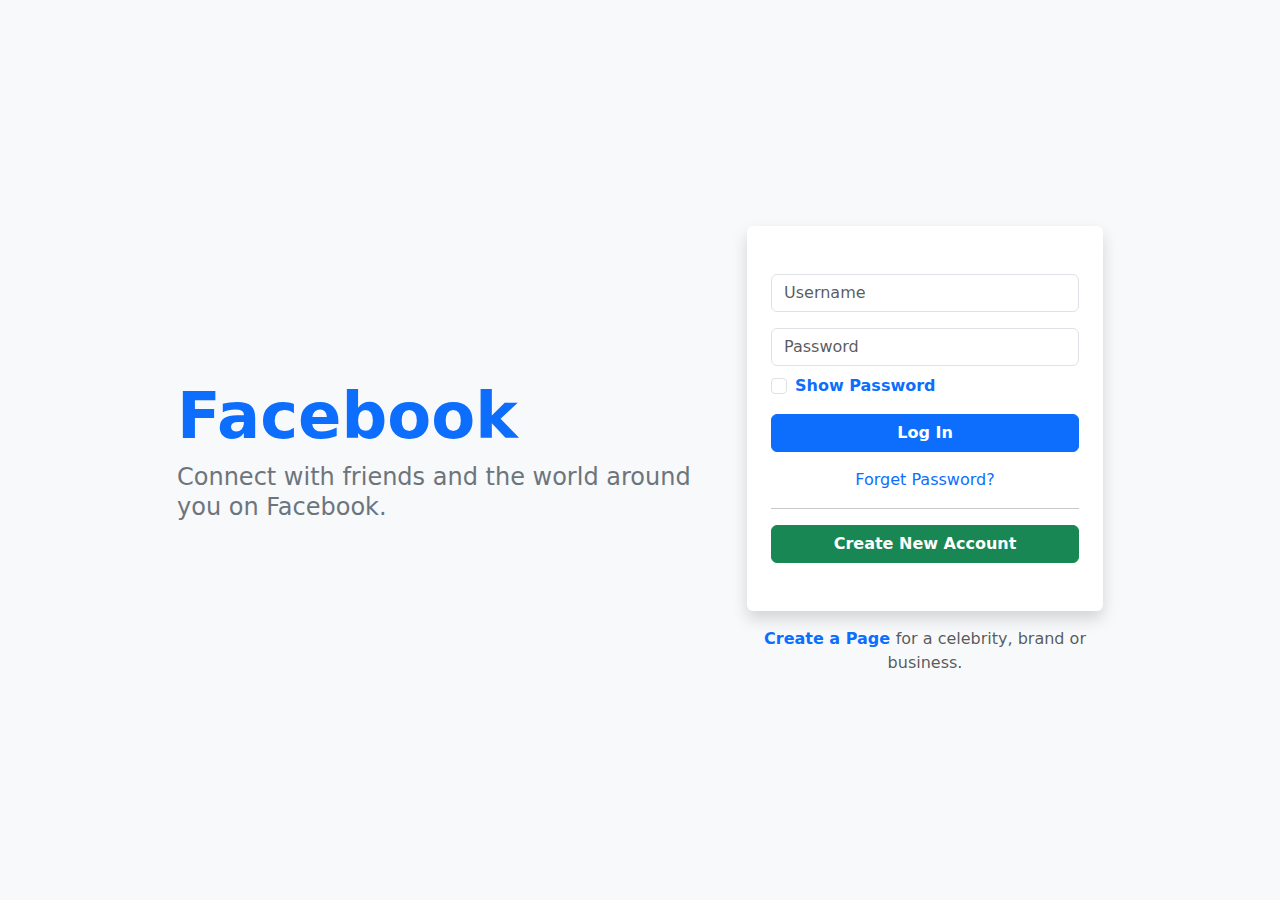
<file: task3(bootstrap)/index.html>
<!DOCTYPE html>
<html lang="en">
  <head>
    <meta charset="UTF-8" />
    <meta name="viewport" content="width=device-width, initial-scale=1.0" />
    <title>Facebook Login</title>
    <link
      href="https://cdn.jsdelivr.net/npm/bootstrap@5.3.0/dist/css/bootstrap.min.css"
      rel="stylesheet"
    />
  </head>
  <body
    class="bg-light vh-100 d-flex align-items-center justify-content-center"
  >
    <div class="container">
      <div class="row justify-content-center align-items-center">
        <!-- Left side: Facebook text -->
        <div class="col-lg-6 col-md-12 text-center text-lg-start mb-4 mb-lg-0">
          <h1 class="text-primary fw-bold display-3">Facebook</h1>
          <p class="fs-4 text-secondary lh-sm m-0">
            <span class="d-block d-md-inline">Connect with friends</span>
            <span class="d-block d-md-inline">
              and the world around you on Facebook.
            </span>
          </p>
        </div>

        <!-- Right side: Login form -->
        <div class="col-lg-4 col-md-8">
          <div class="bg-white shadow rounded px-4 py-5">
            <form id="loginForm" novalidate>
              <!-- Username -->
              <div class="mb-3">
                <input
                  type="text"
                  id="username"
                  class="form-control"
                  placeholder="Username"
                />
                <div id="userError" class="text-danger small mt-1"></div>
              </div>

              <!-- Password -->
              <div class="mb-2">
                <input
                  type="password"
                  id="password"
                  class="form-control"
                  placeholder="Password"
                />
                <div id="passError" class="text-danger small mt-1"></div>
              </div>

              <!-- Show password -->
              <div class="form-check mb-3">
                <input type="checkbox" class="form-check-input" id="showPass" />
                <label
                  class="form-check-label text-primary fw-bold"
                  for="showPass"
                >
                  Show Password
                </label>
              </div>

              <!-- Login button -->
              <div class="d-grid mb-3">
                <button type="submit" class="btn btn-primary fw-bold">
                  Log In
                </button>
              </div>

              <div class="text-center mb-3">
                <a href="#" class="text-primary text-decoration-none">
                  Forget Password?
                </a>
              </div>

              <hr />

              <div class="d-grid">
                <a href="singnup.html" class="btn btn-success fw-bold">
                  Create New Account
                </a>
              </div>
            </form>
          </div>

          <div class="text-center mt-3">
            <a
              href="signup.html"
              class="fw-bold text-primary text-decoration-none"
            >
              Create a Page
            </a>
            <span class="text-muted">
              for a celebrity, brand or business.
            </span>
          </div>
        </div>
      </div>
    </div>

    <!-- JavaScript -->
    <script src="script.js"></script>
  </body>
</html>
</file>
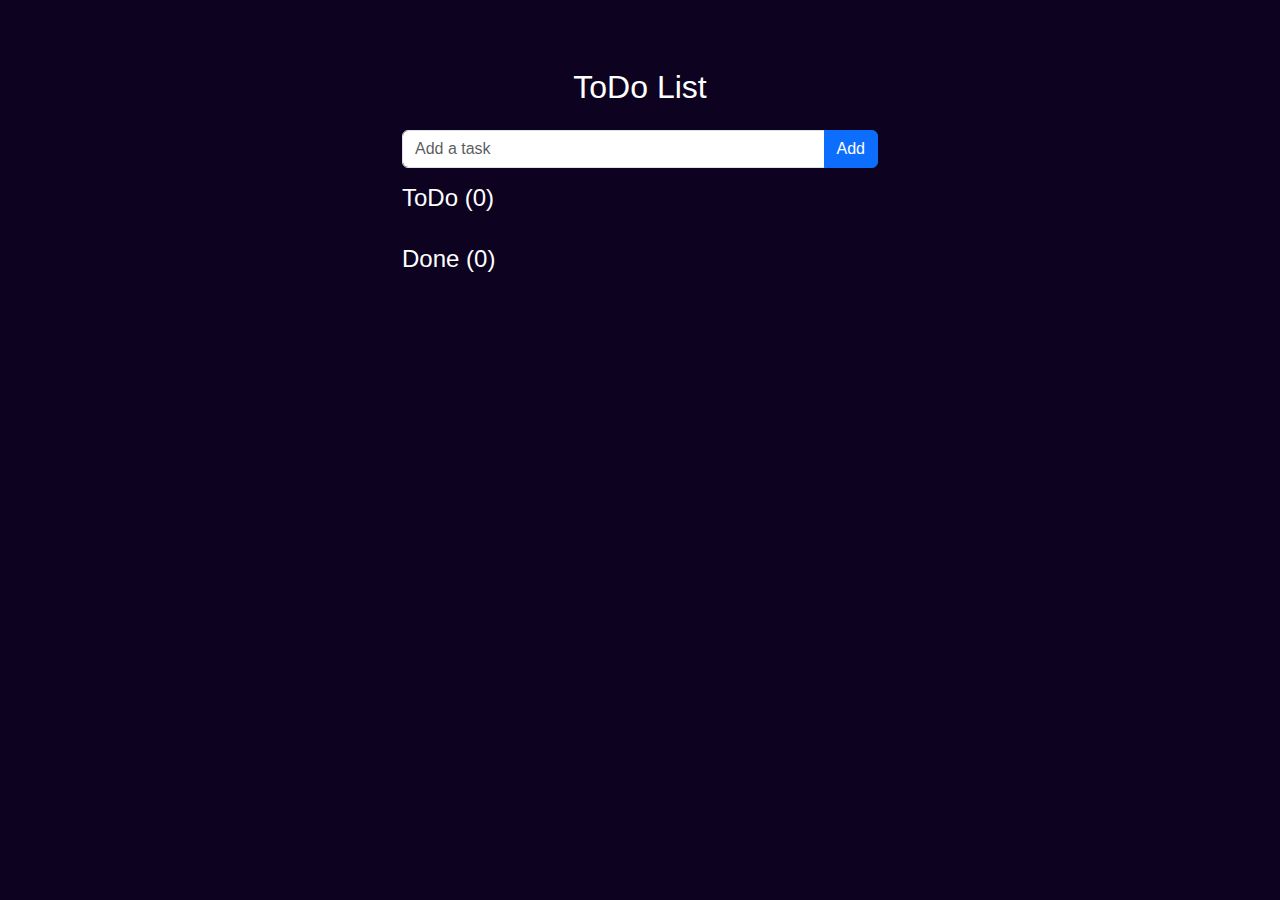
<file: to_do_task/index.html>
<!DOCTYPE html>
<html lang="en">
  <head>
    <meta charset="UTF-8" />
    <meta name="viewport" content="width=device-width, initial-scale=1.0" />
    <title>Todo List</title>
    <link
      href="https://cdn.jsdelivr.net/npm/bootstrap@5.3.3/dist/css/bootstrap.min.css"
      rel="stylesheet"
    />
    <link
      rel="stylesheet"
      href="https://cdnjs.cloudflare.com/ajax/libs/font-awesome/6.4.0/css/all.min.css"
    />
    <link rel="stylesheet" href="style.css" />
  </head>
  <body>
    <div class="container py-5">
      <h2 class="text-center mb-4">ToDo List</h2>

      <div class="input-group mb-3">
        <input
          type="text"
          id="new-task"
          class="form-control"
          placeholder="Add a task"
        />
        <button id="addBtn" class="btn btn-primary">Add</button>
      </div>

      <h4>ToDo (<span id="todo-count">0</span>)</h4>
      <ul id="todo-list" class="list-group mb-4"></ul>

      <h4>Done (<span id="done-count">0</span>)</h4>
      <ul id="done-list" class="list-group"></ul>
    </div>

    <script src="script.js"></script>
  </body>
</html>
</file>
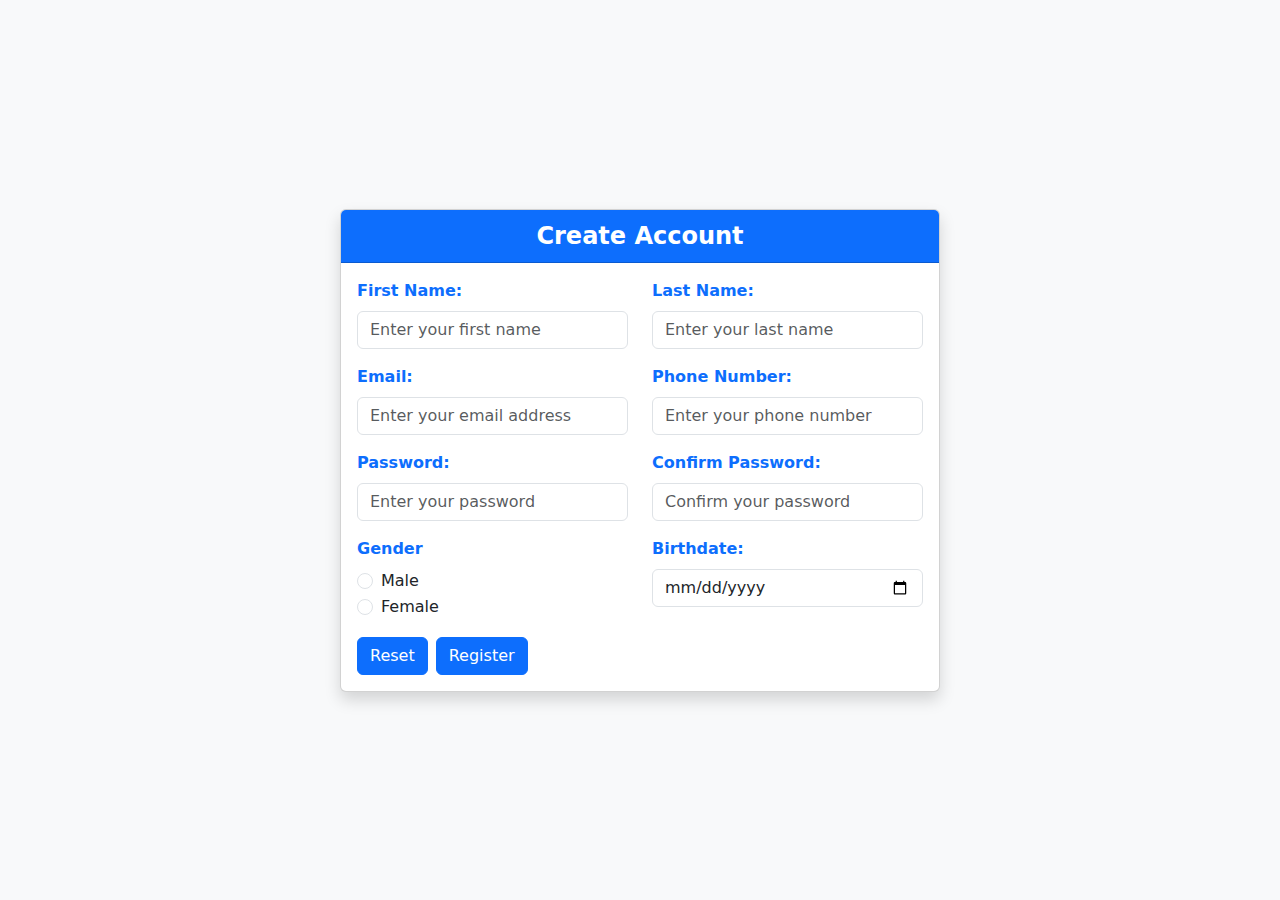
<file: task3(bootstrap)/singnup.html>
<!DOCTYPE html>
<html lang="en">
  <head>
    <meta charset="UTF-8" />
    <meta name="viewport" content="width=device-width, initial-scale=1.0" />
    <title>Create Account</title>
    <!-- Bootstrap CSS -->
    <link
      href="https://cdn.jsdelivr.net/npm/bootstrap@5.3.3/dist/css/bootstrap.min.css"
      rel="stylesheet"
    />
  </head>
  <body class="bg-light">
    <div
      class="container d-flex justify-content-center align-items-center vh-100"
    >
      <div class="card shadow" style="max-width: 600px; width: 100%">
        <div class="card-header bg-primary text-white text-center fs-4 fw-bold">
          Create Account
        </div>
        <div class="card-body">
          <form id="signupForm" novalidate>
            <div class="row mb-3">
              <div class="col">
                <label class="form-label fw-bold text-primary">First Name:</label>
                <input type="text" id="firstName" class="form-control" placeholder="Enter your first name"/>
                <div class="text-danger small" id="firstNameError"></div>
              </div>
              <div class="col">
                <label class="form-label fw-bold text-primary">Last Name:</label>
                <input type="text" id="lastName" class="form-control" placeholder="Enter your last name"/>
                <div class="text-danger small" id="lastNameError"></div>
              </div>
            </div>

            <div class="row mb-3">
              <div class="col">
                <label class="form-label fw-bold text-primary">Email:</label>
                <input type="email" id="email" class="form-control" placeholder="Enter your email address"/>
                <div class="text-danger small" id="emailError"></div>
              </div>
              <div class="col">
                <label class="form-label fw-bold text-primary">Phone Number:</label>
                <input type="text" id="phone" class="form-control" placeholder="Enter your phone number"/>
                <div class="text-danger small" id="phoneError"></div>
              </div>
            </div>

            <div class="row mb-3">
              <div class="col">
                <label class="form-label fw-bold text-primary">Password:</label>
                <input type="password" id="password" class="form-control" placeholder="Enter your password"/>
                <div class="text-danger small" id="passwordError"></div>
              </div>
              <div class="col">
                <label class="form-label fw-bold text-primary">Confirm Password:</label>
                <input type="password" id="confirmPassword" class="form-control" placeholder="Confirm your password"/>
                <div class="text-danger small" id="confirmPasswordError"></div>
              </div>
            </div>

            <div class="row mb-3">
              <div class="col">
                <label class="form-label fw-bold text-primary">Gender</label>
                <div class="form-check">
                  <input class="form-check-input" type="radio" name="gender" id="male" value="male"/>
                  <label class="form-check-label" for="male">Male</label>
                </div>
                <div class="form-check">
                  <input class="form-check-input" type="radio" name="gender" id="female" value="female"/>
                  <label class="form-check-label" for="female">Female</label>
                </div>
                <div class="text-danger small" id="genderError"></div>
              </div>
              <div class="col">
                <label class="form-label fw-bold text-primary">Birthdate:</label>
                <input placeholder="Select your birthdate" type="date" id="birthdate" class="form-control"/>
                <div class="text-danger small" id="birthdateError"></div>
              </div>
            </div>

            <div class="d-flex justify-content-start gap-2">
              <button type="reset" class="btn btn-primary">Reset</button>
              <button type="submit" class="btn btn-primary">Register</button>
            </div>
          </form>
        </div>
      </div>
    </div>
    <script src="signup.js"></script>

    <!-- Bootstrap JS -->
    <script src="https://cdn.jsdelivr.net/npm/bootstrap@5.3.3/dist/js/bootstrap.bundle.min.js"></script>
  </body>
</html>
</file>
<file: to_do_task/style.css>
body {
  background-color: #0d021f;
  color: white;
  font-family: Arial, sans-serif;
  padding: 20px;
}

.container {
  max-width: 500px;
  margin: auto;
  border-radius: 20px;
}

.task-input {
  display: flex;
  align-items: center;
  gap: 10px;
  margin-bottom: 20px;
}

.task-input input {
  width: 381px;
  height: 40px;
  border-radius: 8px;
  padding: 0 10px;
  border: none;
  font-size: 14px;
}

.task-input button {
  width: 40px;
  height: 40px;
  background-color: #a362ff;
  color: white;
  font-size: 18px;
  border: none;
  border-radius: 8px;
  cursor: pointer;
  display: flex;
  align-items: center;
  justify-content: center;
}

ul {
  list-style: none;
  padding: 0;
}

li {
  background-color: #1a0c2c;
  padding: 12px;
  border-radius: 10px;
  margin-bottom: 10px;
  display: flex;
  justify-content: space-between;
  align-items: center;
}

.task-text {
  flex-grow: 1;
  margin-right: 10px;
  font-size: 14px;
}

.task-buttons {
  display: flex;
  gap: 10px;
}

.task-buttons button {
  background: none;
  border: none;
  color: #ccc;
  cursor: pointer;
  font-size: 16px;
}

.task-buttons button:hover {
  color: #ffffff;
}

.done {
  text-decoration: line-through;
  color: green;
}
</file>
